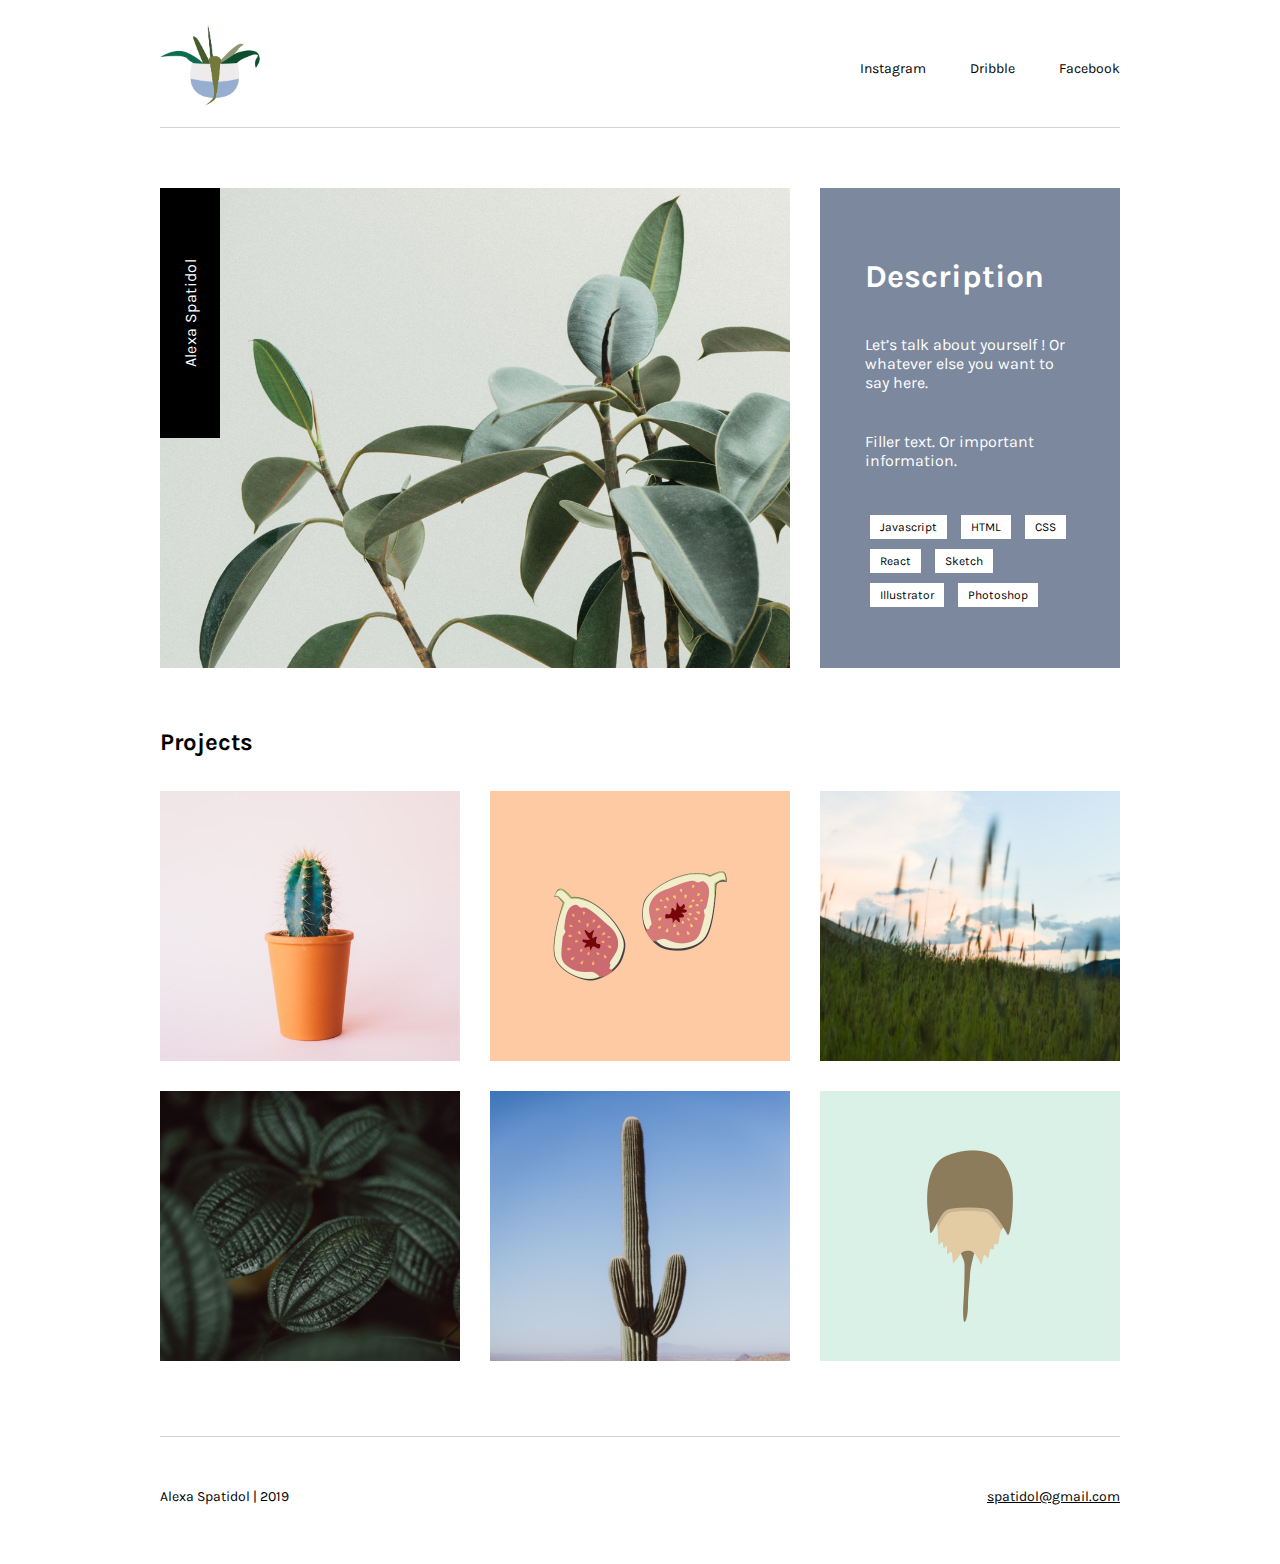
<file: index.html>
<!DOCTYPE html>
    <html lang="en">
    <head>
        <meta charset="UTF-8">

        <title>SkillShare Portfolio</title>

        <meta name="description" content="Simple portfolio site">
        <meta name="author" content="Lydia">
        <meta name="viewport" content="width=device-width, intial-scale=1">

        <link rel="stylesheet" href="CSS/style.css">
        <link href="https://fonts.googleapis.com/css2?family=Karla:ital,wght@0,400;0,700;1,400;1,700&display=swap" rel="stylesheet">
    </head>

    <body>
        <header> 
            <div class="container">
                <div class="logo">
                <a href="index.html"><img src="img/logo.png"></a>
                </div>
                <ul>
                    <a href="http://instagram.com" target="blank"><li>Instagram</li></a>
                    <a href="http://Dribble.com" target="blank"><li>Dribble</li></a>
                    <a href="http://Facebook.com" target="blank"><li>Facebook</li></a>
                </ul>
            </div>
        </header>

        <section class="hero">
            <div class="container">
                <div class="hero-image">
                    <img src="img/plant-hero.jpg"> 
                </div>
                <div class="hero-description">
                    <h1>Description</h1>
                    <p>Let’s talk about yourself ! Or whatever else you want to say here.</p>
                    <p>Filler text. Or important information.</p>
                    <div class="hero-skills">
                        <ul>
                            <li>Javascript</li>
                            <li>HTML</li>
                            <li>CSS</li>
                            <li>React</li>
                            <li>Sketch</li>
                            <li>Illustrator</li>
                            <li>Photoshop</li>
                        </ul>
                    </div>
                </div>
                <div class="name">Alexa Spatidol</div>
            </div>
        </section>

        <section class="projects">
            <div class="container">
                <h2>Projects</h2>
                <div class="project-grid">
                    <a href="cactus.html">
                        <div class="project-item align-bottom">
                            <img src="img/pink-cactus.jpg">
                            <div class="project-name">Cactus Photography</div>
                        </div>
                    </a>
                    <a href="/">
                        <div class="project-item align-center">
                            <img src="img/figs.jpg">
                            <div class="project-name">Fig Photography</div>
                        </div>
                    </a>
                    <a href="/">
                        <div class="project-item align-center">
                            <img src="img/field.jpg">
                            <div class="project-name">Field Photography</div>
                        </div>
                    </a>
                    <a href="/">
                        <div class="project-item">
                            <img src="img/leafy-greens.jpg">
                            <div class="project-name">Plant Illustrations</div>
                        </div>
                    </a>
                    <a href="/">
                        <div class="project-item">
                            <img src="img/desert-cactus.jpg">
                            <div class="project-name">Desert Photography</div>
                        </div>
                    </a>
                    <a href="/">
                        <div class="project-item align-center">
                            <img src="img/crab.jpg">
                            <div class="project-name">Vector Illustrations</div>
                        </div>
                    </a>
                </div>
            </div>
        </section>

        <footer>
            <div class="container">
                <p>Alexa Spatidol | 2019</p>
                <p><a href="mailto:spatidol@gmail.com?Subject=Hello!">spatidol@gmail.com</a></p>
            </div>
        </footer>

    </body>
    </html>
</file>
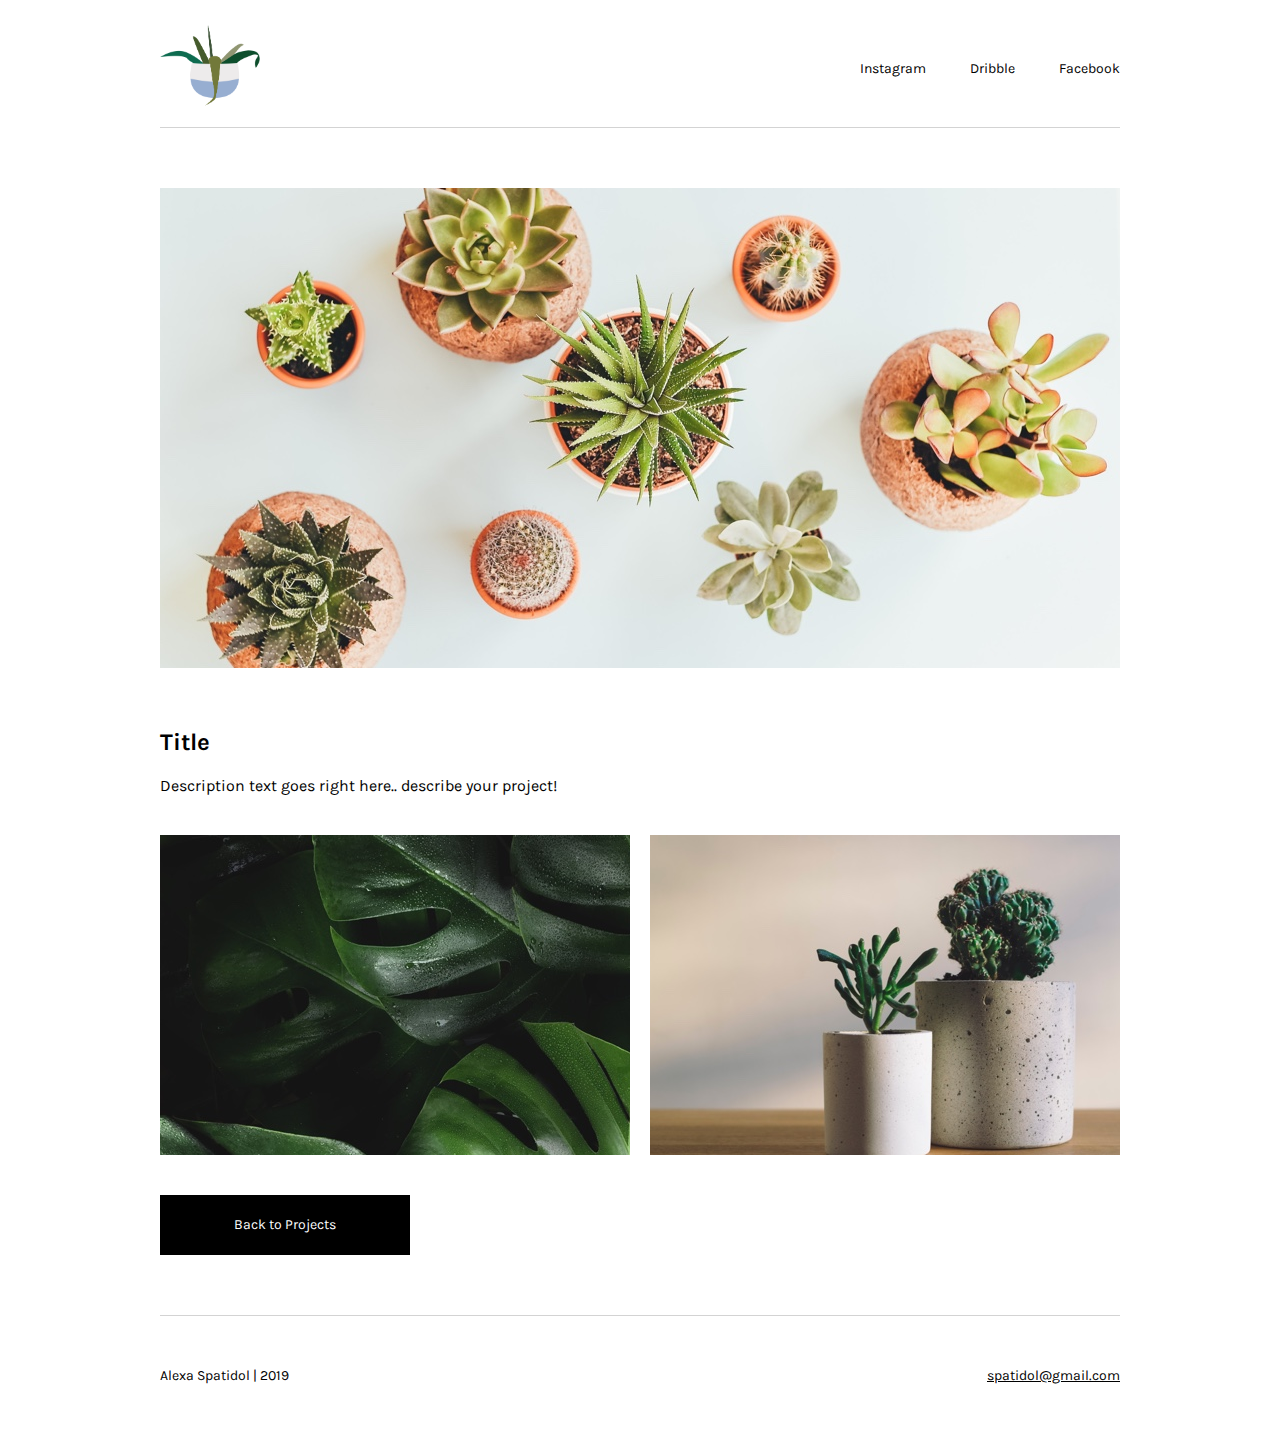
<file: cactus.html>
<!DOCTYPE html>
    <html lang="en">
    <head>
        <meta charset="UTF-8">

        <title>SkillShare Portfolio</title>

        <meta name="description" content="Simple portfolio site">
        <meta name="author" content="Lydia">
        <meta name="viewport" content="width=device-width, intial-scale=1">

        <link rel="stylesheet" href="CSS/style.css">
        <link href="https://fonts.googleapis.com/css2?family=Karla:ital,wght@0,400;0,700;1,400;1,700&display=swap" rel="stylesheet">
    </head>

    <body>
        <header> 
            <div class="container">
                <div class="logo">
                <a href="index.html"><img src="img/logo.png"></a>
                </div>
                <ul>
                    <a href="http://instagram.com" target="blank"><li>Instagram</li></a>
                    <a href="http://Dribble.com" target="blank"><li>Dribble</li></a>
                    <a href="http://Facebook.com" target="blank"><li>Facebook</li></a>
                </ul>
            </div>
        </header>

        <section class="featured-image">
            <div class="container">
                <img src="img/plant-feature.jpg">
            </div>
        </section>

        <section class="project-info">
            <div class="container">
                <h2>Title</h2>
                <p>Description text goes right here.. describe your project!</p>
                <div class="project-images">
                    <div><img src="img/tropical-greens.jpg"></div>
                    <div><img src="img/succulents.jpg"></div>
                </div>
                <a href="index.html"><div class="project-back">Back to Projects</div></a>
            </div>
        </section>

        <footer>
            <div class="container">
                <p>Alexa Spatidol | 2019</p>
                <p><a href="mailto:spatidol@gmail.com?Subject=Hello!">spatidol@gmail.com</a></p>
            </div>
        </footer>

    </body>
    </html>
</file>
<file: CSS/style.css>
body {
    font-family: 'Karla', sans-serif;
}

* {
    box-sizing: border-box;
}

.container {
    width: 100%;
    max-width: 960px;
    margin: 0 auto 60px;
}

header .container {
    height: 120px;
    display: flex;
    align-items: center;
    justify-content: space-between;
    border-bottom: 1px solid lightgray;
}

.logo {
    width: 100px;
}

.logo img {
    width: 100%;
}

ul {
    list-style: none;
    text-decoration: none;
}

ul li {
    display: inline-block;
}

header ul a {
    font-size: 14px;
    color: black;
    margin: 0 0 0 40px;
}

header ul a:hover {
    color: #7B889D ;
}

.hero .container {
    display: flex;
    justify-content: space-between;
    position: relative;
}

.hero-image {
    max-width: 630px;
    height: 480px;
    overflow: hidden;
    float: left;
}

.hero-image img {
    height: 100%;
}

.hero-description {
    width: 300px;
    height: 480px;
    background: #7B889D;
    float: left;
    padding: 70px 45px;
    color: white;
}

.hero-description h1 {
    margin: 0;
}

.hero-description p {
    margin: 40px 0;
}

.name {
    position: absolute;
    letter-spacing: 0.4px;
}

.hero-skills ul {
    padding: 0;
    margin: 0;
}

.hero-skills ul li {
    background: #fff;
    color: #000;
    font-size: 12px;
    padding: 5px 10px;
    margin: 5px 5px;
}

.name {
    width: 250px;
    height: 60px;
    text-align: center;
    background: #000;
    color: #fff;
    display: flex;
    align-items: center;
    justify-content: center;
    transform: rotate(-90deg);
    top: 95px;
    left: -95px;
}

.project-item {
    width: 300px;
    height: 270px;
    overflow: hidden;
    margin: 15px 0px;
    position: relative;
}

.project-item img {
    width: 100%;
}

.project-grid {
    display: flex;
    flex-wrap: wrap;
    justify-content: space-between;
}

.align-bottom {
    display: flex;
    align-items: flex-end;
}

.align-center {
    display: flex;
    align-items: center;
}

.project-name {
    color: #fff;
    background: black;
    position: absolute;
    top: 0;
    right: 0;
    padding: 8px 12px;
    display: none;
}

.project-item:hover .project-name {
    display: block;
}

footer .container {
    height: 120px;
    border-top: 1px solid lightgray;
    margin: 0 auto;
    display: flex;
    justify-content: space-between;
    align-items: center;
}

footer p {
    font-size: 14px;
}

footer p a {
    color: black;
}


/* PROJECT PAGE *//* PROJECT PAGE */

.featured-image .container {
    height: 480px;
    overflow: hidden;
    display: flex;
    align-items: center;
}

.project-images div {
    width: 470px;
    height: 320px;
    overflow: hidden;
}

.project-images {
    display: flex;
    justify-content: space-between;
    margin: 40px 0;
}

.project-back {
    width: 250px;
    height: 60px;
    background: black;
    color: white;
    display: flex;
    align-items: center;
    justify-content: center;
    font-size: 14px;
}

.project-info a {
    text-decoration: none;

}


/* MEDIA QUERIES *//* MEDIA QUERIES */

@media all and (max-width: 1020px) {
    body {
        padding: 0 20px;
    }
    .hero-description {
        min-width: 300px;
    }
    .project-grid {
        justify-content: space-around;
    }
    .project-images div {
        width: 48%;
        height: 300px;
        display: flex;
        justify-content: center;
        align-items: center;
    }
    .project-images img {
        height: 100%;
    }
}

@media all and (max-width: 510px) {
    header ul li {
        display: block;
    }
    .hero .container {
        flex-direction: column;
    }
    .hero-image {
        height: 250px;
        display: flex;
        align-items: flex-end;
    }
    .hero-image img {
        height: auto;
        width: auto;
    }
    .hero-description {
        width: 100%;
        height: auto;
        padding: 50px;
    }
    .project-name {
        display: block;
    }
    .project-images {
        flex-direction: column;
    }
    .project-images div {
        width: 100%;
        height: 300px;
        display: flex;
        justify-content: center;
        align-items: center;
        margin: 10px 0;
    }
    .project-images img {
        width: 100%;
        height: auto;
    }
    .feature-image .container {
        height: 300px;
    }
}
</file>
